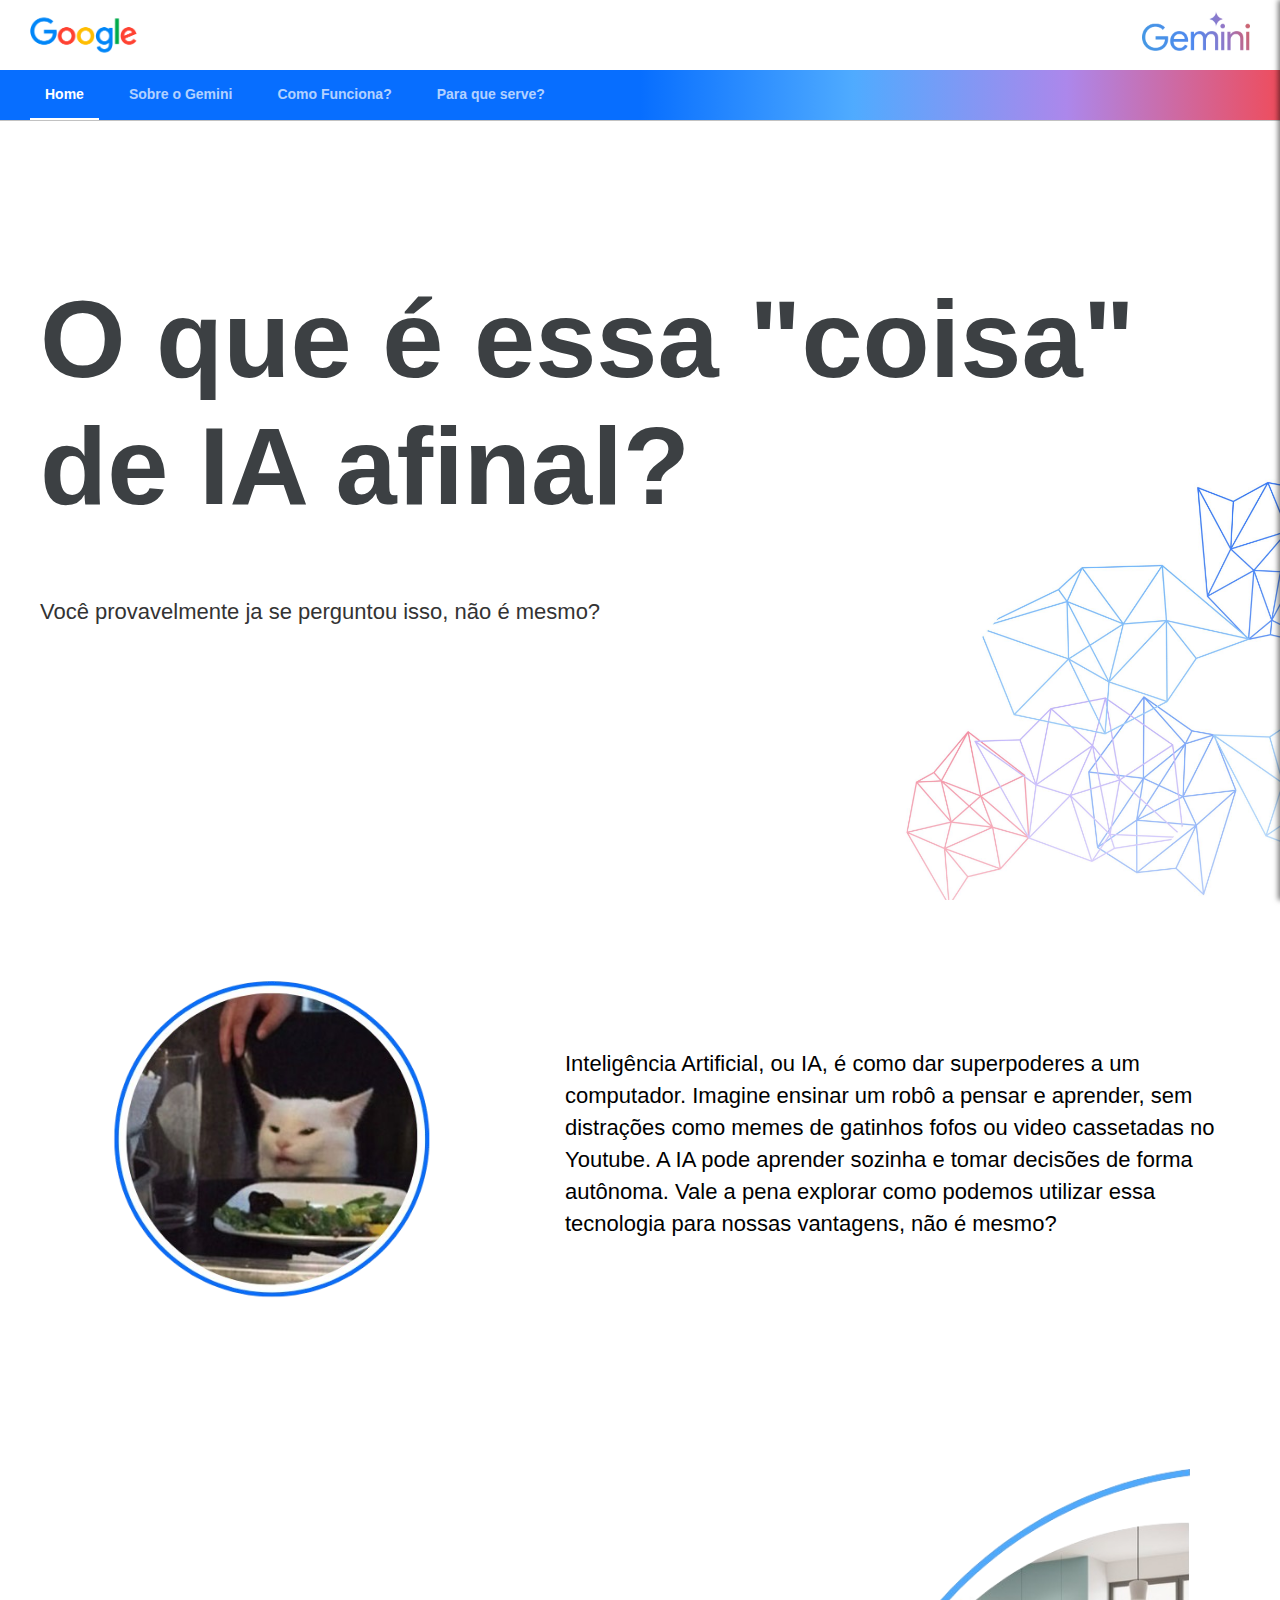
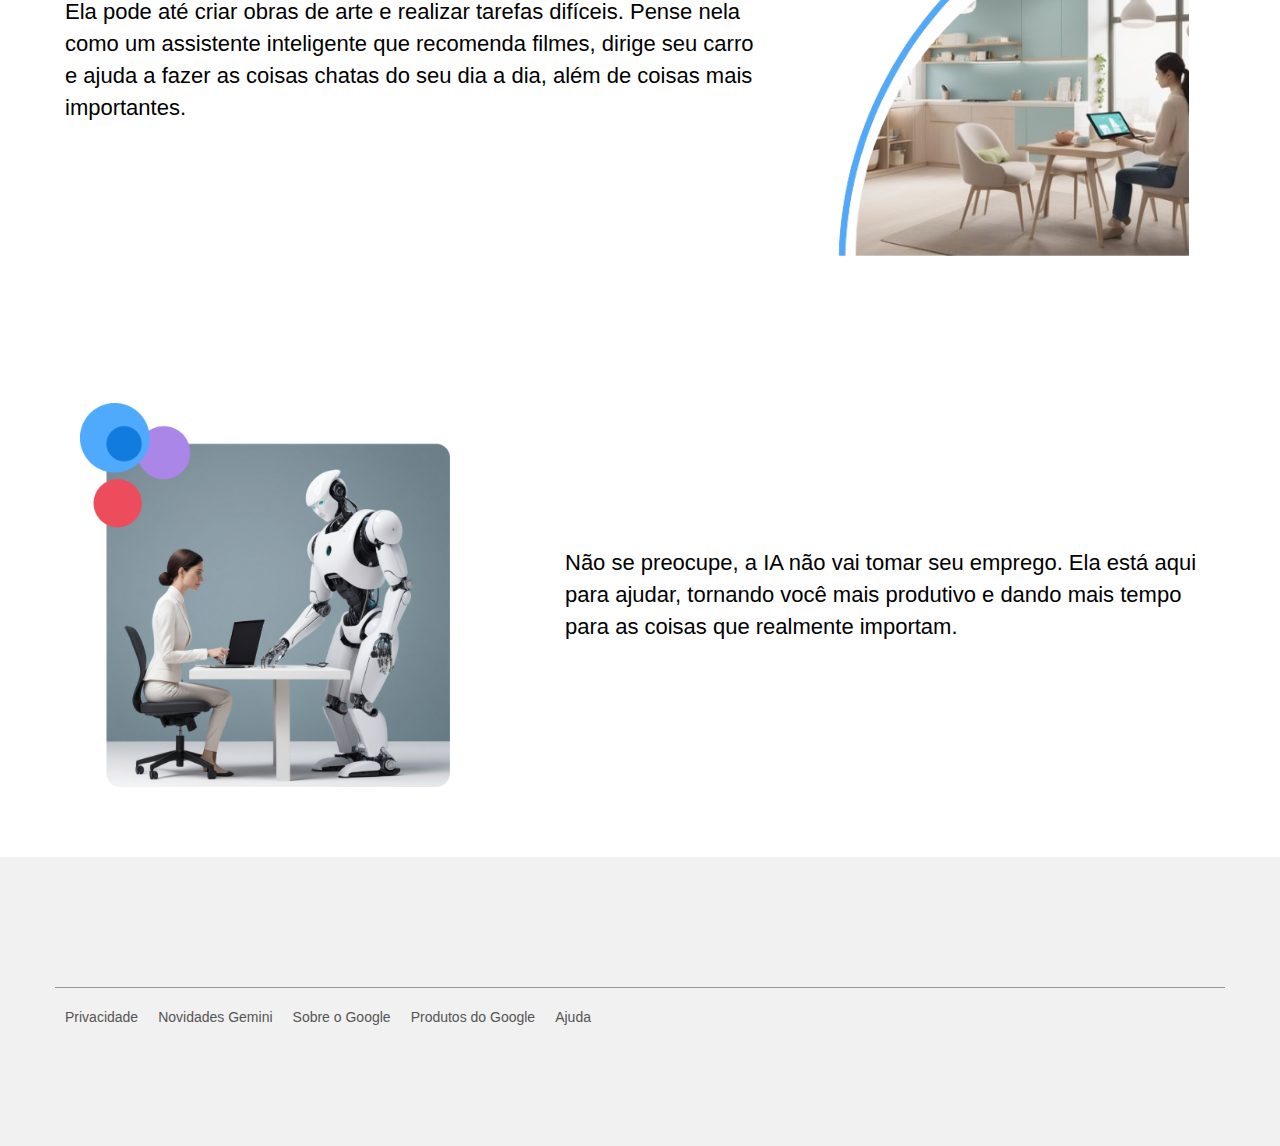
<file: index.html>
<!DOCTYPE html>
<html lang="pt">
    <head>
        <meta charset="UTF-8">
        <meta name="viewport" content="width=device-width, initial-scale=1.0">
        <title>Gemini IA News</title>
    
        <!-- Fontes => Google Sans -->
        <link rel="preconnect" href="https://fonts.googleapis.com">
        <link rel="preconnect" href="https://fonts.gstatic.com" crossorigin>
        <link href="https://fonts.googleapis.com/css2?family=Open+Sans:ital,wght@0,300..800;1,300..800&display=swap" rel="stylesheet">
            
        <!-- Favicon -->
        <link rel="shortcut icon" href="imagens/favicon.ico" type="image/x-icon">
    
        <!-- CSS -->
        <link rel="stylesheet" href="js_css/style.css">
        
        <!-- Meta tags -->
        <meta http-equiv="Content-Security-Policy" content="default-src 'self'; script-src 'self' https://ajax.googleapis.com; style-src 'self' https://fonts.googleapis.com">
    </head>

    <body>
        <header>
            <div class="container_principal">
                <section class="menu-and-logo-search">
                    <button class="menu-toggle" aria-label="Toggle menu">
                        <img src="imagens/icomobile.svg" width="40px" alt="Menu Icon">
                    </button>
                    <div class="logo">
                        <a href="index.html" target="_self"><img src="imagens/logo.png" alt="Logo"></a>
                    </div>
                    
                    <a href="https://gemini.google.com/" class="talkGemini" target="_blank"><img src="imagens/geminiLogo.png" alt="Logo Gemini"></a>
                </section>
            </div>
            <!-- Mobile menu -->
            <div class="mobile-menu-overlay"></div>
            <div class="mobile-menu">
                <nav>
                    <button class="close-menu" aria-label="Close menu">×</button>
                    <ul>
                        <li><a href="index.html" target="_self">Home</a></li>
                        <li><a href="sobre.html" target="_self">Sobre o Gemini</a></li>
                        <li><a href="comoFunciona.html" target="_self">Como Funciona?</a></li>
                        <li><a href="utilidades.html" target="_self">Para que serve?</a></li>
                    </ul>
                </nav>
            </div>
          
            <div class="container_sub">
                <nav>
                    <ul>
                        <li><a href="index.html" target="_self">Home</a></li>
                        <li><a href="sobre.html" target="_self">Sobre o Gemini</a></li>
                        <li><a href="comoFunciona.html" target="_self">Como Funciona?</a></li>
                        <li><a href="utilidades.html" target="_self">Para que serve?</a></li>
                    </ul>
                </nav>
            </div>
        </header>

        <main>
            <section class="folder">
                <div class="centralizar">
                    <h1>O que é essa "coisa" de IA afinal?</h1>
                    <h3>Você provavelmente ja se perguntou isso, não é mesmo?</h3>
                </div>
            </section>
            <section class="hero">
                <div class="centralizar">
                    <div class="paragrafo-container left">
                        <img src="imagens/homepar1.png" alt="memes de gatinho fofo">
                        <p>Inteligência Artificial, ou IA, é como dar superpoderes a um computador. Imagine ensinar um robô a pensar e aprender, sem distrações como memes de gatinhos fofos ou video cassetadas no Youtube. A IA pode aprender sozinha e tomar decisões de forma autônoma. Vale a pena explorar como podemos utilizar essa tecnologia para nossas vantagens, não é mesmo?</p>
                    </div>
                    <div class="paragrafo-container rigth">
                        <p>Ela pode até criar obras de arte e realizar tarefas difíceis. Pense nela como um assistente inteligente que recomenda filmes, dirige seu carro e ajuda a fazer as coisas chatas do seu dia a dia, além de coisas mais importantes.</p>
                        <img src="imagens/homepar2.png" alt="Imagem sobre assistente inteligente">
                    </div>
                    <div class="paragrafo-container left">
                        <img src="imagens/homepar3.png" alt="Imagem sobre produtividade com IA">
                        <p>Não se preocupe, a IA não vai tomar seu emprego. Ela está aqui para ajudar, tornando você mais produtivo e dando mais tempo para as coisas que realmente importam.</p>
                    </div>
                </div>
            </section>

           
            <div id="footer"></div>
        </main>

        <footer>
            <div class="container">
                <div class="row footer-links">
                    <div class="col-md-2">
                        <a href="https://support.google.com/gemini/answer/13594961?visit_id=638611323622167607-1083883258&p=privacy_help&rd=1">Privacidade</a>
                    </div>
                    <div class="col-md-2">
                        <a href="https://gemini.google.com/updates">Novidades Gemini</a>
                    </div>
                    <div class="col-md-2">
                        <a href="https://about.google/intl/pt-BR/?_gl=1*193mows*_ga*MTA1NTU3ODQyMi4xNzI1NDExOTk5*_ga_V9K47ZG8NP*MTcyNTUzNDI1Ny42LjEuMTcyNTUzNTUwNS40NS4wLjA.">Sobre o Google</a>
                    </div>
                    <div class="col-md-2">
                        <a href="https://about.google/intl/pt-BR/products/?_gl=1*xpz9ez*_ga*MTA1NTU3ODQyMi4xNzI1NDExOTk5*_ga_V9K47ZG8NP*MTcyNTUzNDI1Ny42LjEuMTcyNTUzNTUxOC4zMi4wLjA.">Produtos do Google</a>
                    </div>
                    <div class="col-md-2">
                        <a href="https://gemini.google.com/faq">Ajuda</a>
                    </div>
                </div>
            </div>
            <script src="js_css/script.js"></script>
        </footer>
        
    </body>
</html>
</file>
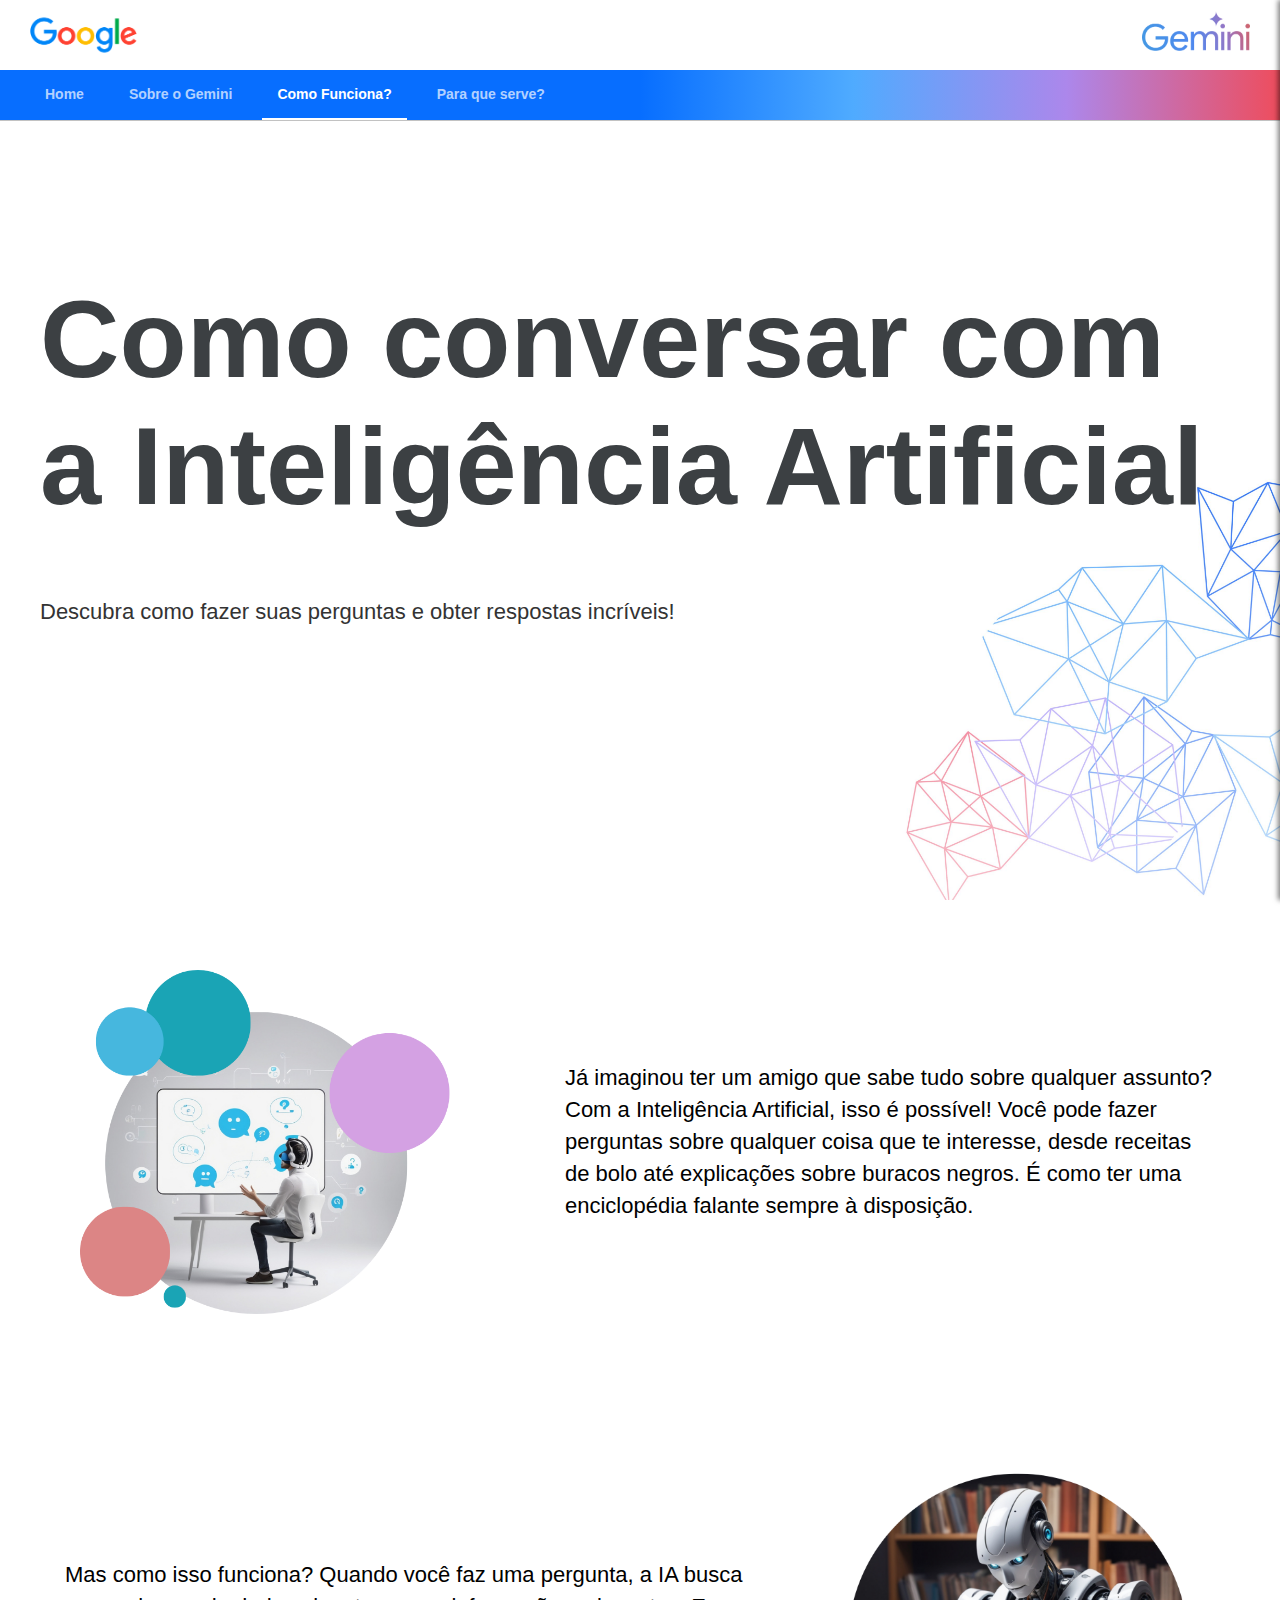
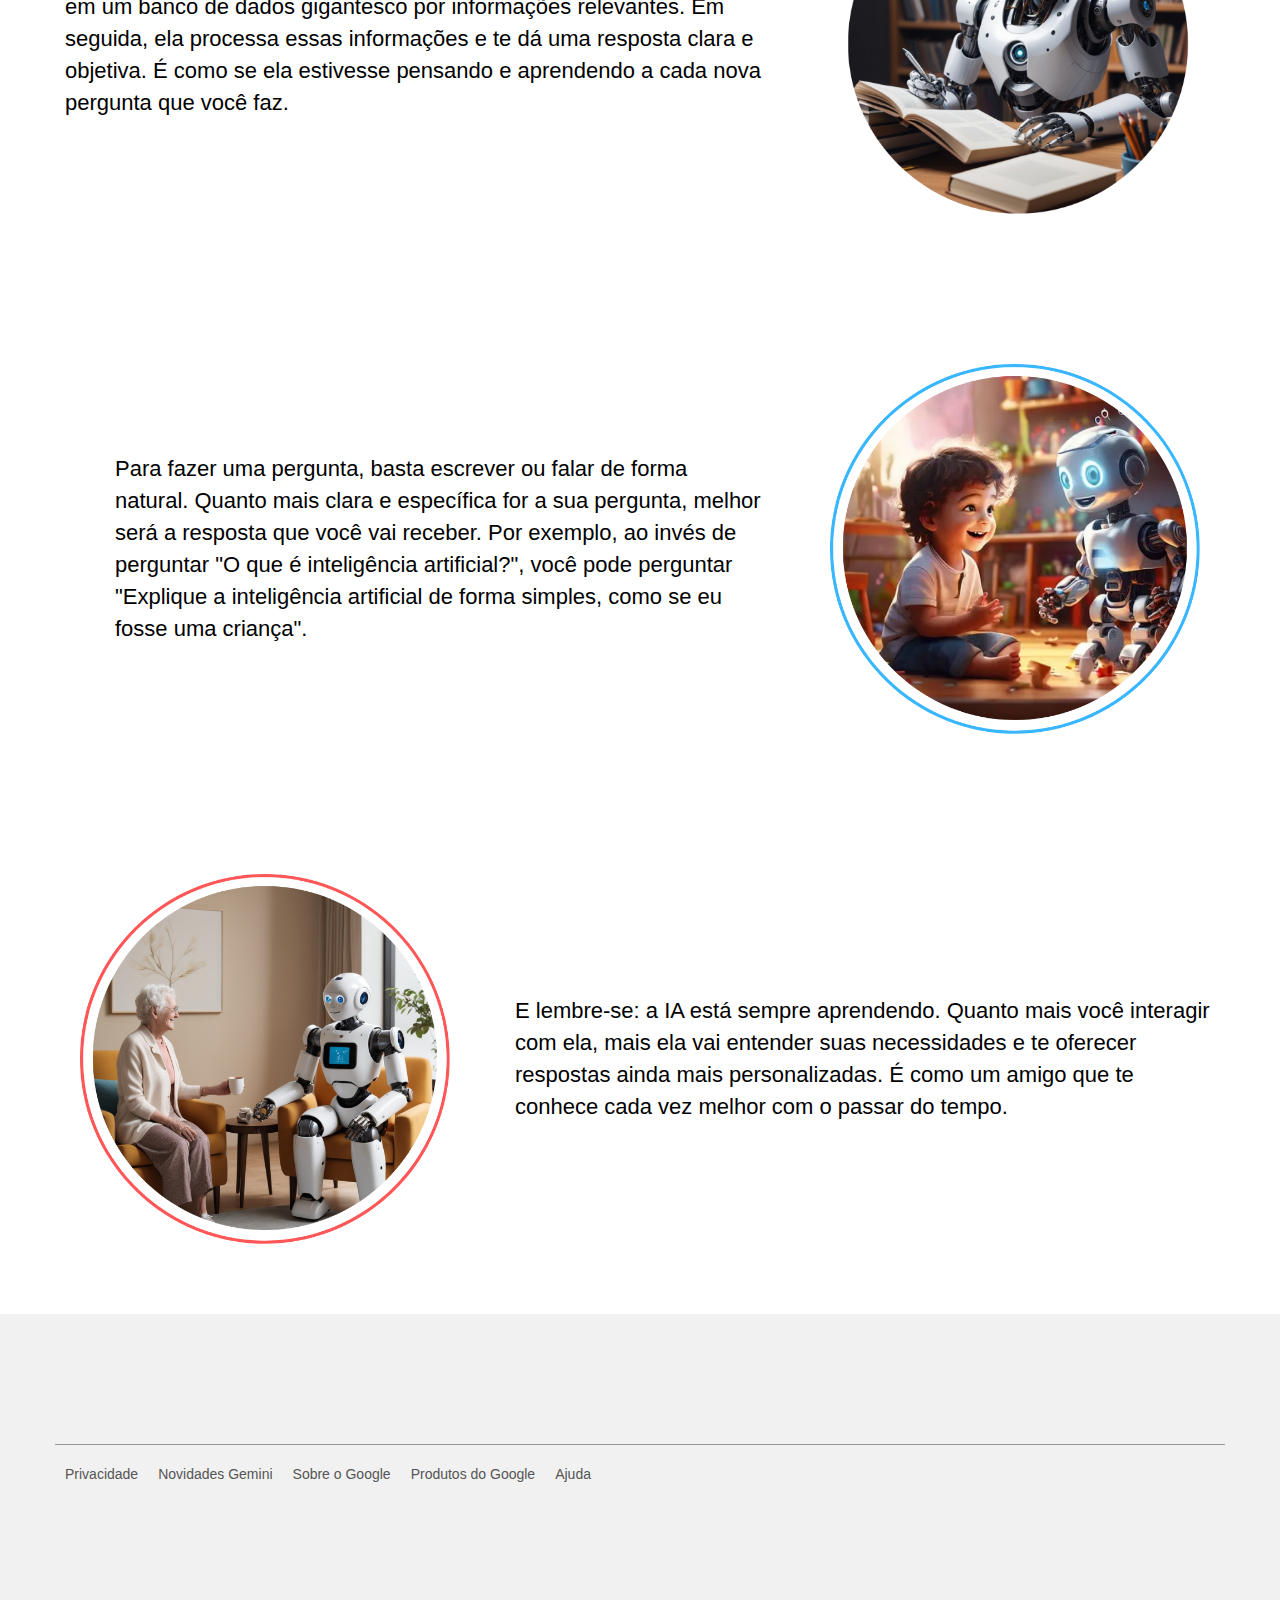
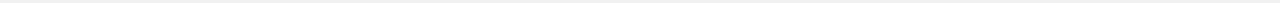
<file: comoFunciona.html>
<!DOCTYPE html>
<html lang="pt">
    <head>
        <meta charset="UTF-8">
        <meta name="viewport" content="width=device-width, initial-scale=1.0">
        <title>Gemini IA News</title>
    
        <!-- Fontes => Google Sans -->
        <link rel="preconnect" href="https://fonts.googleapis.com">
        <link rel="preconnect" href="https://fonts.gstatic.com" crossorigin>
        <link href="https://fonts.googleapis.com/css2?family=Open+Sans:ital,wght@0,300..800;1,300..800&display=swap" rel="stylesheet">
            
        <!-- Favicon -->
        <link rel="shortcut icon" href="imagens/favicon.ico" type="image/x-icon">
    
        <!-- CSS -->
        <link rel="stylesheet" href="js_css/style.css">
        
        <!-- Meta tags -->
        <meta http-equiv="Content-Security-Policy" content="default-src 'self'; script-src 'self' https://ajax.googleapis.com; style-src 'self' https://fonts.googleapis.com">
    </head>

    <body>
        <header>
            <div class="container_principal">
                <section class="menu-and-logo-search">
                    <button class="menu-toggle" aria-label="Toggle menu">
                        <img src="imagens/icomobile.svg" width="40px" alt="Menu Icon">
                    </button>
                    <div class="logo">
                        <a href="index.html" target="_self"><img src="imagens/logo.png" alt="Logo"></a>
                    </div>
                    
                    <a href="https://gemini.google.com/" class="talkGemini" target="_blank"><img src="imagens/geminiLogo.png" alt="Logo Gemini"></a>
                </section>
            </div>
            <!-- Mobile menu -->
            <div class="mobile-menu-overlay"></div>
            <div class="mobile-menu">
                <nav>
                    <button class="close-menu" aria-label="Close menu">×</button>
                    <ul>
                        <li><a href="index.html" target="_self">Home</a></li>
                        <li><a href="sobre.html" target="_self">Sobre o Gemini</a></li>
                        <li><a href="comoFunciona.html" target="_self">Como Funciona?</a></li>
                        <li><a href="utilidades.html" target="_self">Para que serve?</a></li>
                    </ul>
                </nav>
            </div>
          
            <div class="container_sub">
                <nav>
                    <ul>
                        <li><a href="index.html" target="_self">Home</a></li>
                        <li><a href="sobre.html" target="_self">Sobre o Gemini</a></li>
                        <li><a href="comoFunciona.html" target="_self">Como Funciona?</a></li>
                        <li><a href="utilidades.html" target="_self">Para que serve?</a></li>
                    </ul>
                </nav>
            </div>
        </header>
        
        <main>
            <section class="folder">
                <div class="centralizar">
                    <h1>Como conversar com a Inteligência Artificial</h1>
                    <h3>Descubra como fazer suas perguntas e obter respostas incríveis!</h3>
                </div>
            </section>
            <section class="hero">
                <div class="centralizar">
                    <div class="paragrafo-container left">
                        <img src="imagens/comopar1.png" alt="Pessoa fazendo uma pergunta a um chatbot">
                        <p>Já imaginou ter um amigo que sabe tudo sobre qualquer assunto? Com a Inteligência Artificial, isso é possível! Você pode fazer perguntas sobre qualquer coisa que te interesse, desde receitas de bolo até explicações sobre buracos negros. É como ter uma enciclopédia falante sempre à disposição.</p>
                    </div>
                    <div class="paragrafo-container rigth">
                        <p>Mas como isso funciona? Quando você faz uma pergunta, a IA busca em um banco de dados gigantesco por informações relevantes. Em seguida, ela processa essas informações e te dá uma resposta clara e objetiva. É como se ela estivesse pensando e aprendendo a cada nova pergunta que você faz.</p>
                        <img src="imagens/comopar2.png" alt="Máquina aprendendo e processando informações">
                    </div>
                    <div class="paragrafo-container left">
                        <p>Para fazer uma pergunta, basta escrever ou falar de forma natural. Quanto mais clara e específica for a sua pergunta, melhor será a resposta que você vai receber. Por exemplo, ao invés de perguntar "O que é inteligência artificial?", você pode perguntar "Explique a inteligência artificial de forma simples, como se eu fosse uma criança".</p>
                        <img src="imagens/comopar3.png" alt="Máquina aprendendo e processando informações">
                    </div>
                    <div class="paragrafo-container right">
                        <p>E lembre-se: a IA está sempre aprendendo. Quanto mais você interagir com ela, mais ela vai entender suas necessidades e te oferecer respostas ainda mais personalizadas. É como um amigo que te conhece cada vez melhor com o passar do tempo.</p>
                        <img src="imagens/comopar4.png" alt="Máquina aprendendo e processando informações">
                    </div>
                </div>
            </section>
        </main>

        <footer>
            <div class="container">
                <div class="row footer-links">
                    <div class="col-md-2">
                        <a href="https://support.google.com/gemini/answer/13594961?visit_id=638611323622167607-1083883258&p=privacy_help&rd=1">Privacidade</a>
                    </div>
                    <div class="col-md-2">
                        <a href="https://gemini.google.com/updates">Novidades Gemini</a>
                    </div>
                    <div class="col-md-2">
                        <a href="https://about.google/intl/pt-BR/?_gl=1*193mows*_ga*MTA1NTU3ODQyMi4xNzI1NDExOTk5*_ga_V9K47ZG8NP*MTcyNTUzNDI1Ny42LjEuMTcyNTUzNTUwNS40NS4wLjA.">Sobre o Google</a>
                    </div>
                    <div class="col-md-2">
                        <a href="https://about.google/intl/pt-BR/products/?_gl=1*xpz9ez*_ga*MTA1NTU3ODQyMi4xNzI1NDExOTk5*_ga_V9K47ZG8NP*MTcyNTUzNDI1Ny42LjEuMTcyNTUzNTUxOC4zMi4wLjA.">Produtos do Google</a>
                    </div>
                    <div class="col-md-2">
                        <a href="https://gemini.google.com/faq">Ajuda</a>
                    </div>
                </div>
            </div>
            <script src="js_css/script.js"></script>
        </footer>
        
    </body>
</html>
</file>
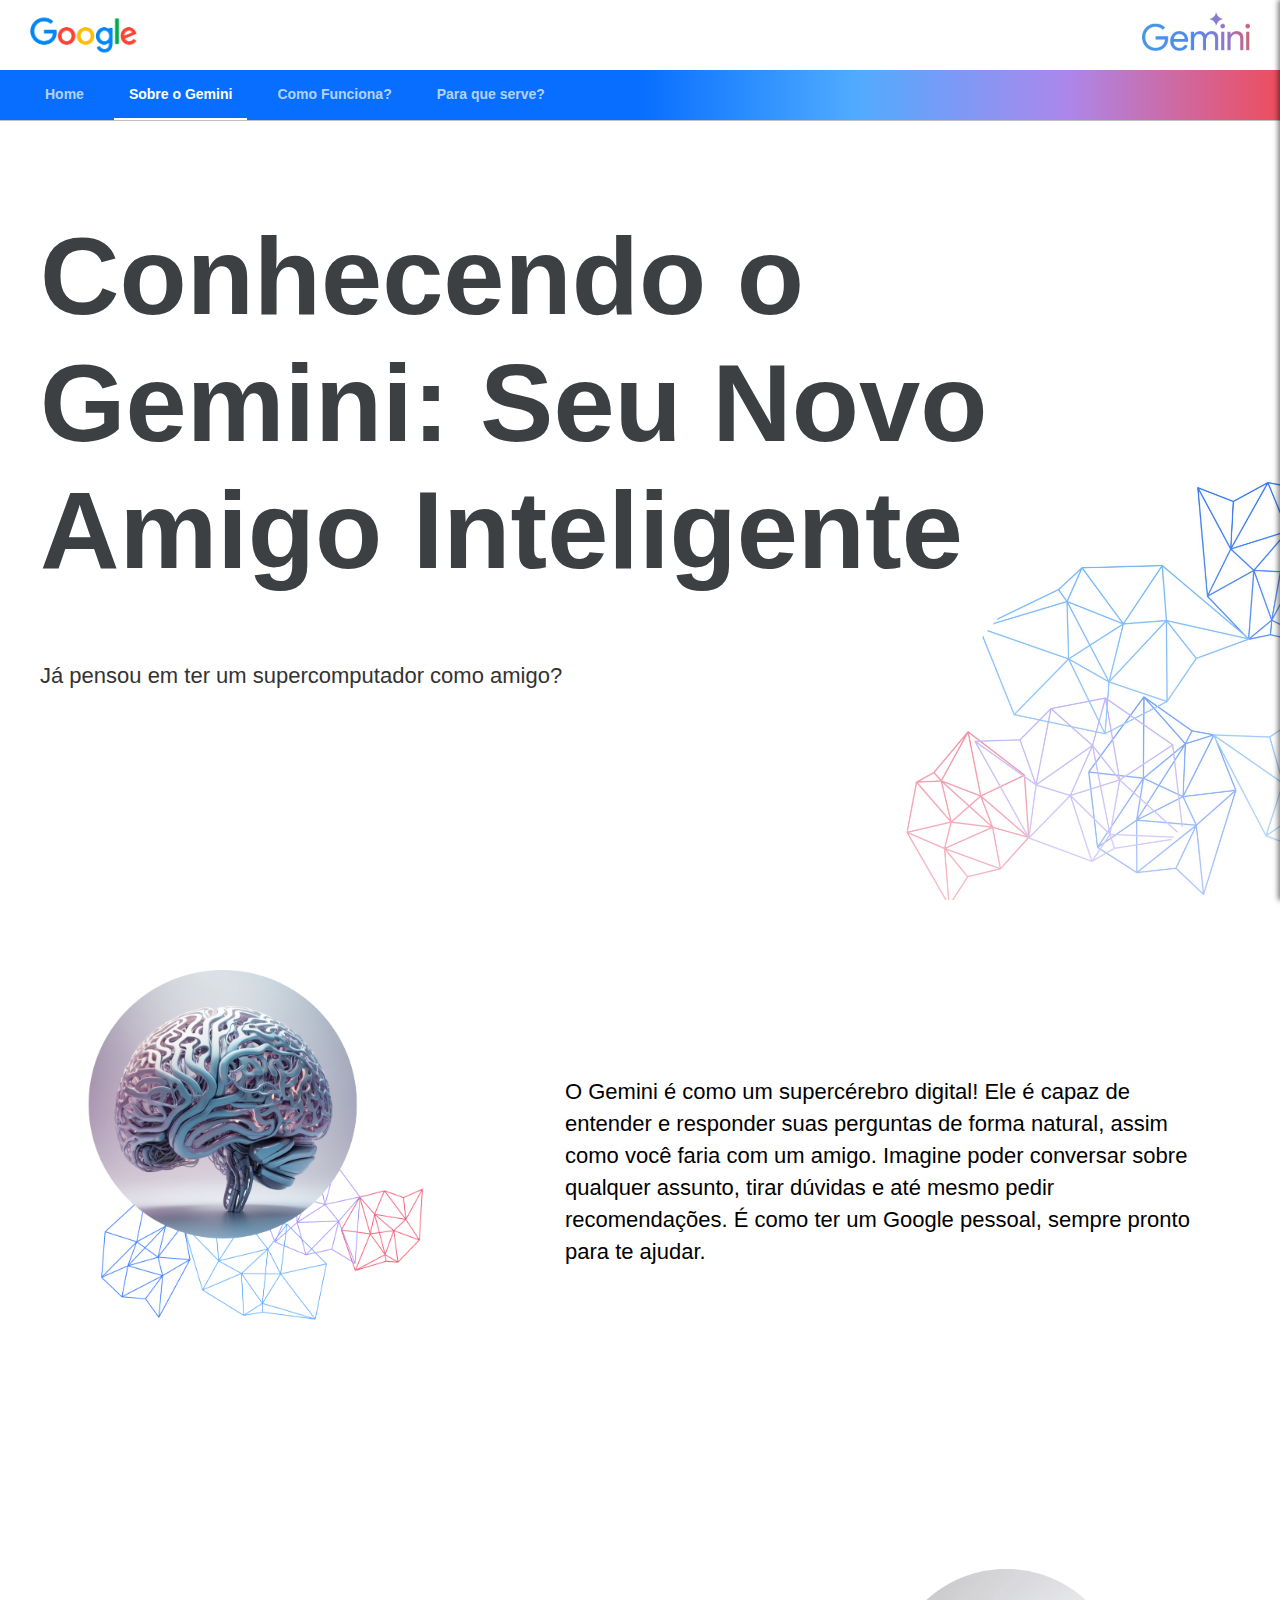
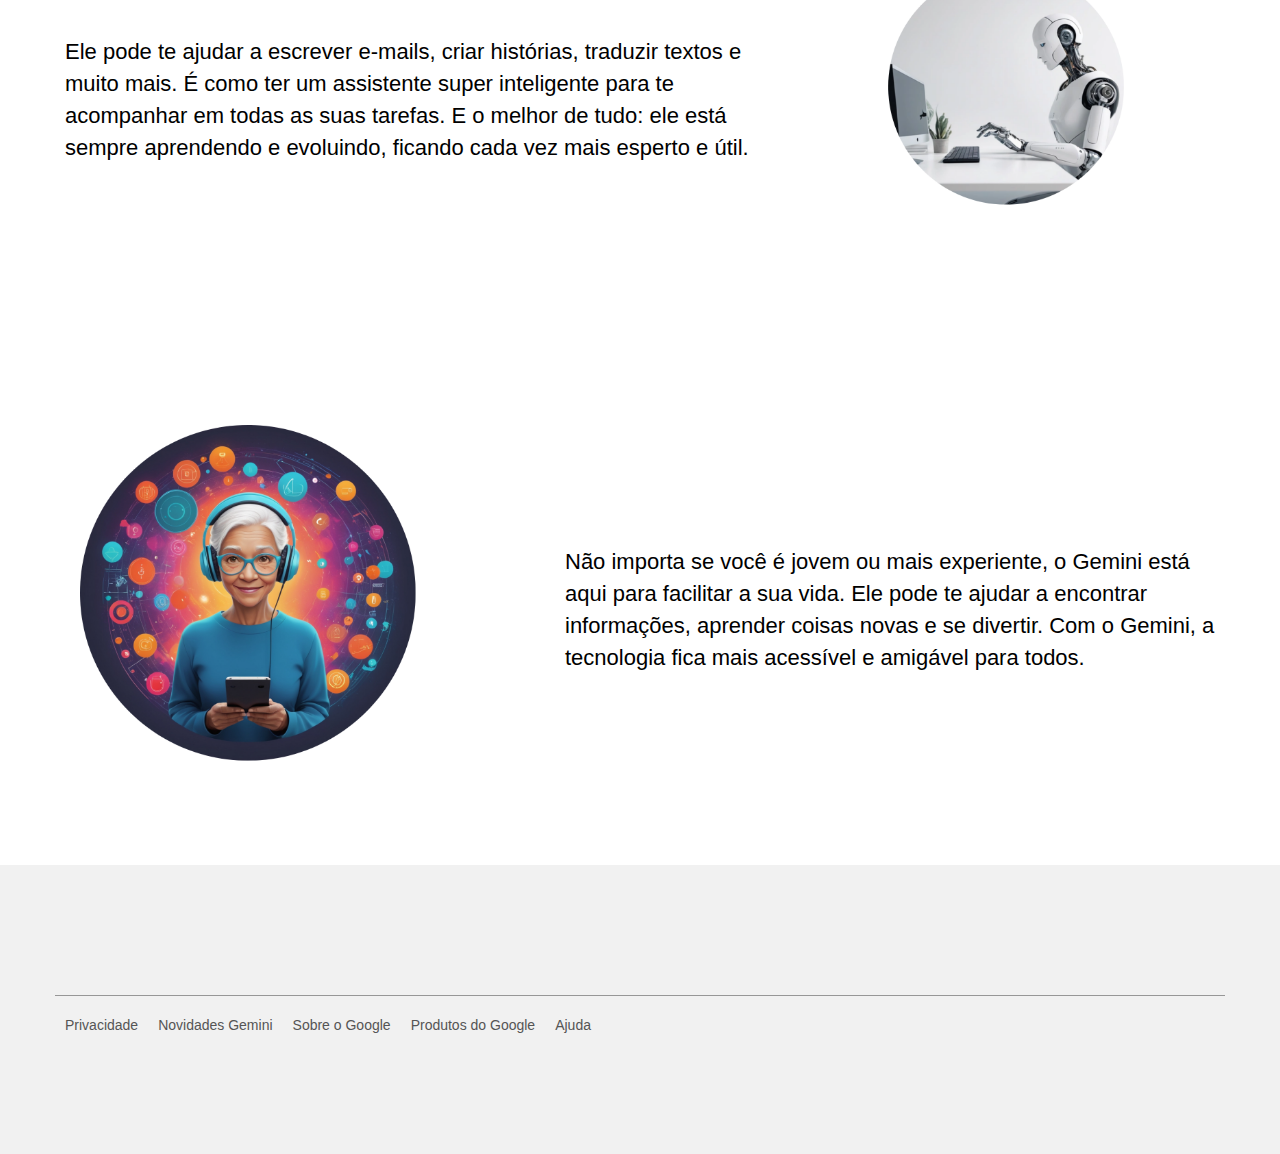
<file: sobre.html>
<!DOCTYPE html>
<html lang="pt">
    <head>
        <meta charset="UTF-8">
        <meta name="viewport" content="width=device-width, initial-scale=1.0">
        <title>Gemini IA News</title>
    
        <!-- Fontes => Google Sans -->
        <link rel="preconnect" href="https://fonts.googleapis.com">
        <link rel="preconnect" href="https://fonts.gstatic.com" crossorigin>
        <link href="https://fonts.googleapis.com/css2?family=Open+Sans:ital,wght@0,300..800;1,300..800&display=swap" rel="stylesheet">
            
        <!-- Favicon -->
        <link rel="shortcut icon" href="imagens/favicon.ico" type="image/x-icon">
    
        <!-- CSS -->
        <link rel="stylesheet" href="js_css/style.css">
        
        <!-- Meta tags -->
        <meta http-equiv="Content-Security-Policy" content="default-src 'self'; script-src 'self' https://ajax.googleapis.com; style-src 'self' https://fonts.googleapis.com">
    </head>

    <body>
        <header>
            <div class="container_principal">
                <section class="menu-and-logo-search">
                    <button class="menu-toggle" aria-label="Toggle menu">
                        <img src="imagens/icomobile.svg" width="40px" alt="Menu Icon">
                    </button>
                    <div class="logo">
                        <a href="index.html" target="_self"><img src="imagens/logo.png" alt="Logo"></a>
                    </div>
                    
                    <a href="https://gemini.google.com/" class="talkGemini" target="_blank"><img src="imagens/geminiLogo.png" alt="Logo Gemini"></a>
                </section>
            </div>
            <!-- Mobile menu -->
            <div class="mobile-menu-overlay"></div>
            <div class="mobile-menu">
                <nav>
                    <button class="close-menu" aria-label="Close menu">×</button>
                    <ul>
                        <li><a href="index.html" target="_self">Home</a></li>
                        <li><a href="sobre.html" target="_self">Sobre o Gemini</a></li>
                        <li><a href="comoFunciona.html" target="_self">Como Funciona?</a></li>
                        <li><a href="utilidades.html" target="_self">Para que serve?</a></li>
                    </ul>
                </nav>
            </div>
          
            <div class="container_sub">
                <nav>
                    <ul>
                        <li><a href="index.html" target="_self">Home</a></li>
                        <li><a href="sobre.html" target="_self">Sobre o Gemini</a></li>
                        <li><a href="comoFunciona.html" target="_self">Como Funciona?</a></li>
                        <li><a href="utilidades.html" target="_self">Para que serve?</a></li>
                    </ul>
                </nav>
            </div>
        </header>

        <main>
            <section class="folder">
                <div class="centralizar">
                    <h1>Conhecendo o Gemini: Seu Novo Amigo Inteligente</h1>
                    <h3>Já pensou em ter um supercomputador como amigo?</h3>
                </div>
            </section>
            <section class="hero">
                <div class="centralizar">
                    <div class="paragrafo-container left">
                        <img src="imagens/sobrepar1.png" alt="Gemini pensando">
                        <p>O Gemini é como um supercérebro digital! Ele é capaz de entender e responder suas perguntas de forma natural, assim como você faria com um amigo. Imagine poder conversar sobre qualquer assunto, tirar dúvidas e até mesmo pedir recomendações. É como ter um Google pessoal, sempre pronto para te ajudar.</p>
                    </div>
                    <div class="paragrafo-container rigth">
                        <p>Ele pode te ajudar a escrever e-mails, criar histórias, traduzir textos e muito mais. É como ter um assistente super inteligente para te acompanhar em todas as suas tarefas. E o melhor de tudo: ele está sempre aprendendo e evoluindo, ficando cada vez mais esperto e útil.</p>
                        <img src="imagens/sobrepar2.png" alt="Gemini escrevendo">
                    </div>
                    <div class="paragrafo-container left">
                        <img src="imagens/sobrepar3.png" alt="Gemini ajudando um idoso">
                        <p>Não importa se você é jovem ou mais experiente, o Gemini está aqui para facilitar a sua vida. Ele pode te ajudar a encontrar informações, aprender coisas novas e se divertir. Com o Gemini, a tecnologia fica mais acessível e amigável para todos.</p>
                    </div>
                </div>
            </section>
        </main>

        <footer>
            <div class="container">
                <div class="row footer-links">
                    <div class="col-md-2">
                        <a href="https://support.google.com/gemini/answer/13594961?visit_id=638611323622167607-1083883258&p=privacy_help&rd=1">Privacidade</a>
                    </div>
                    <div class="col-md-2">
                        <a href="https://gemini.google.com/updates">Novidades Gemini</a>
                    </div>
                    <div class="col-md-2">
                        <a href="https://about.google/intl/pt-BR/?_gl=1*193mows*_ga*MTA1NTU3ODQyMi4xNzI1NDExOTk5*_ga_V9K47ZG8NP*MTcyNTUzNDI1Ny42LjEuMTcyNTUzNTUwNS40NS4wLjA.">Sobre o Google</a>
                    </div>
                    <div class="col-md-2">
                        <a href="https://about.google/intl/pt-BR/products/?_gl=1*xpz9ez*_ga*MTA1NTU3ODQyMi4xNzI1NDExOTk5*_ga_V9K47ZG8NP*MTcyNTUzNDI1Ny42LjEuMTcyNTUzNTUxOC4zMi4wLjA.">Produtos do Google</a>
                    </div>
                    <div class="col-md-2">
                        <a href="https://gemini.google.com/faq">Ajuda</a>
                    </div>
                </div>
            </div>
            <script src="js_css/script.js"></script>
        </footer>
        
    </body>
</html>
</file>
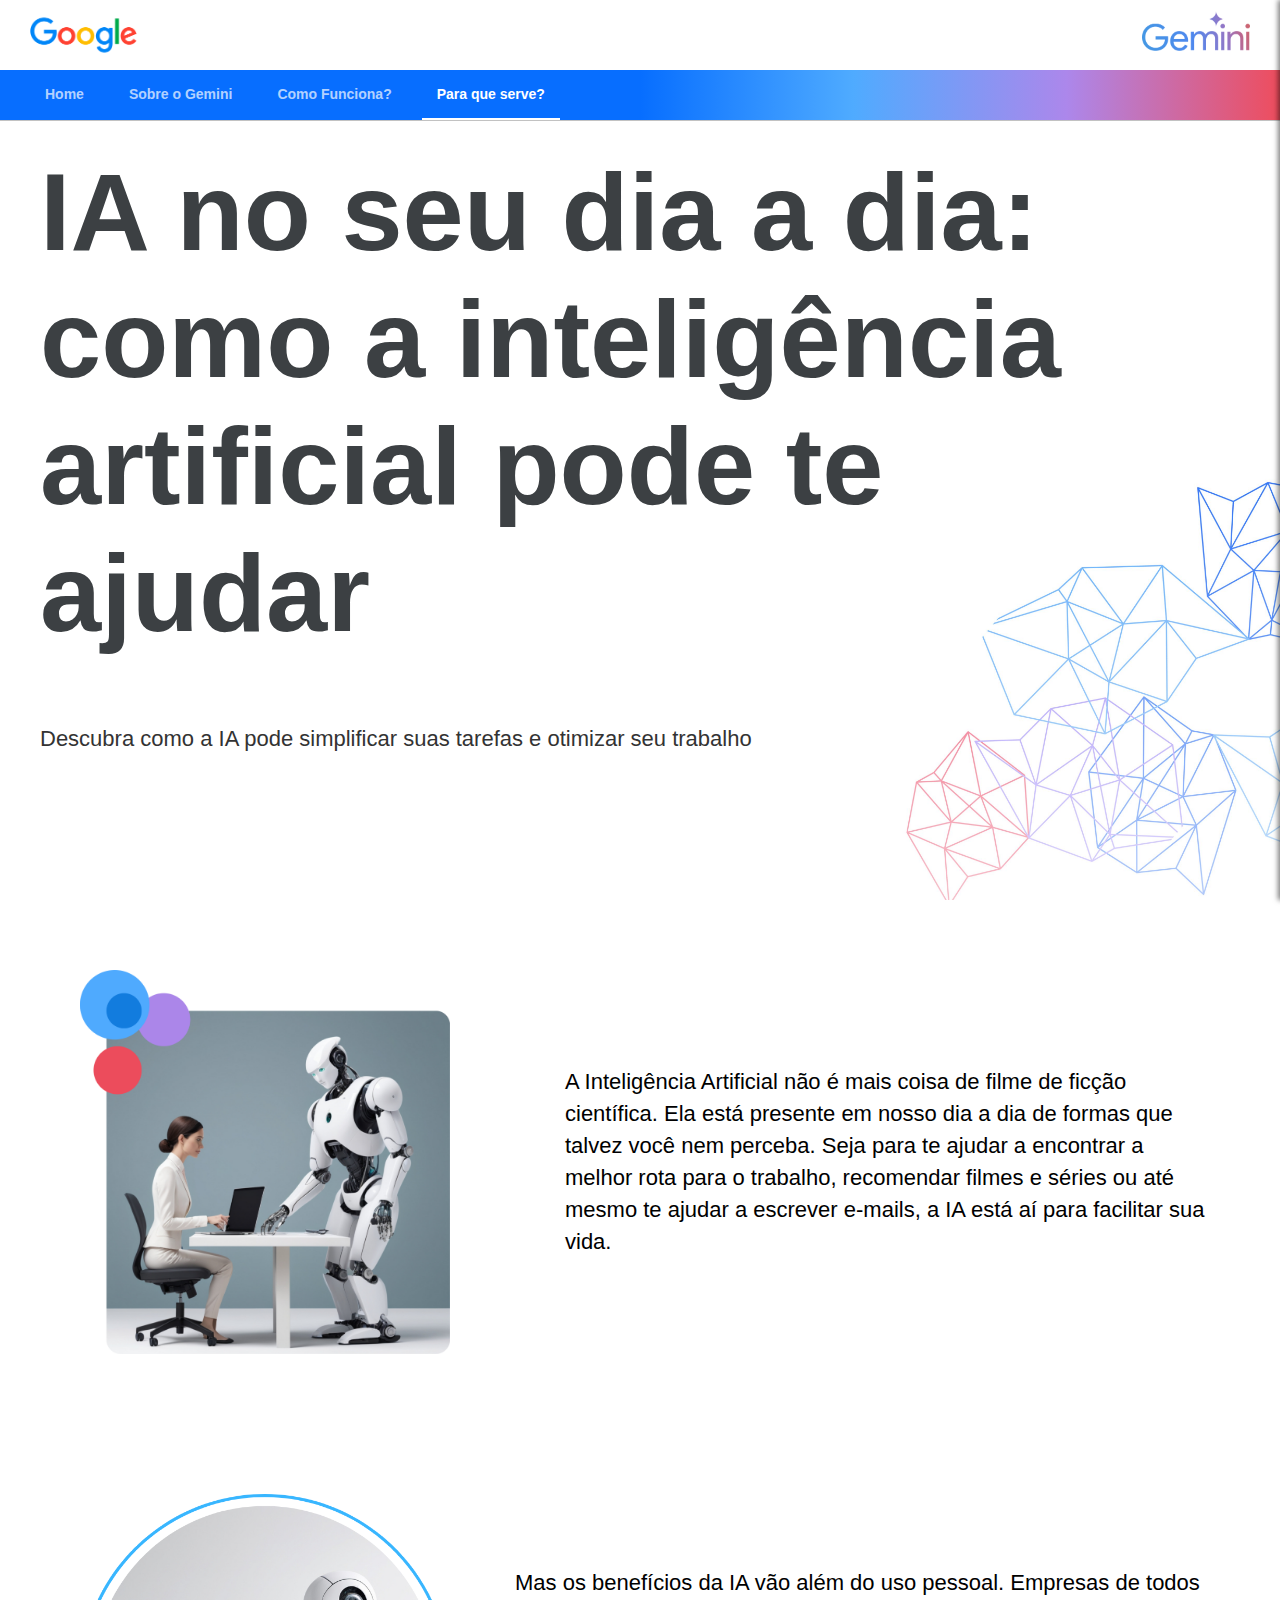
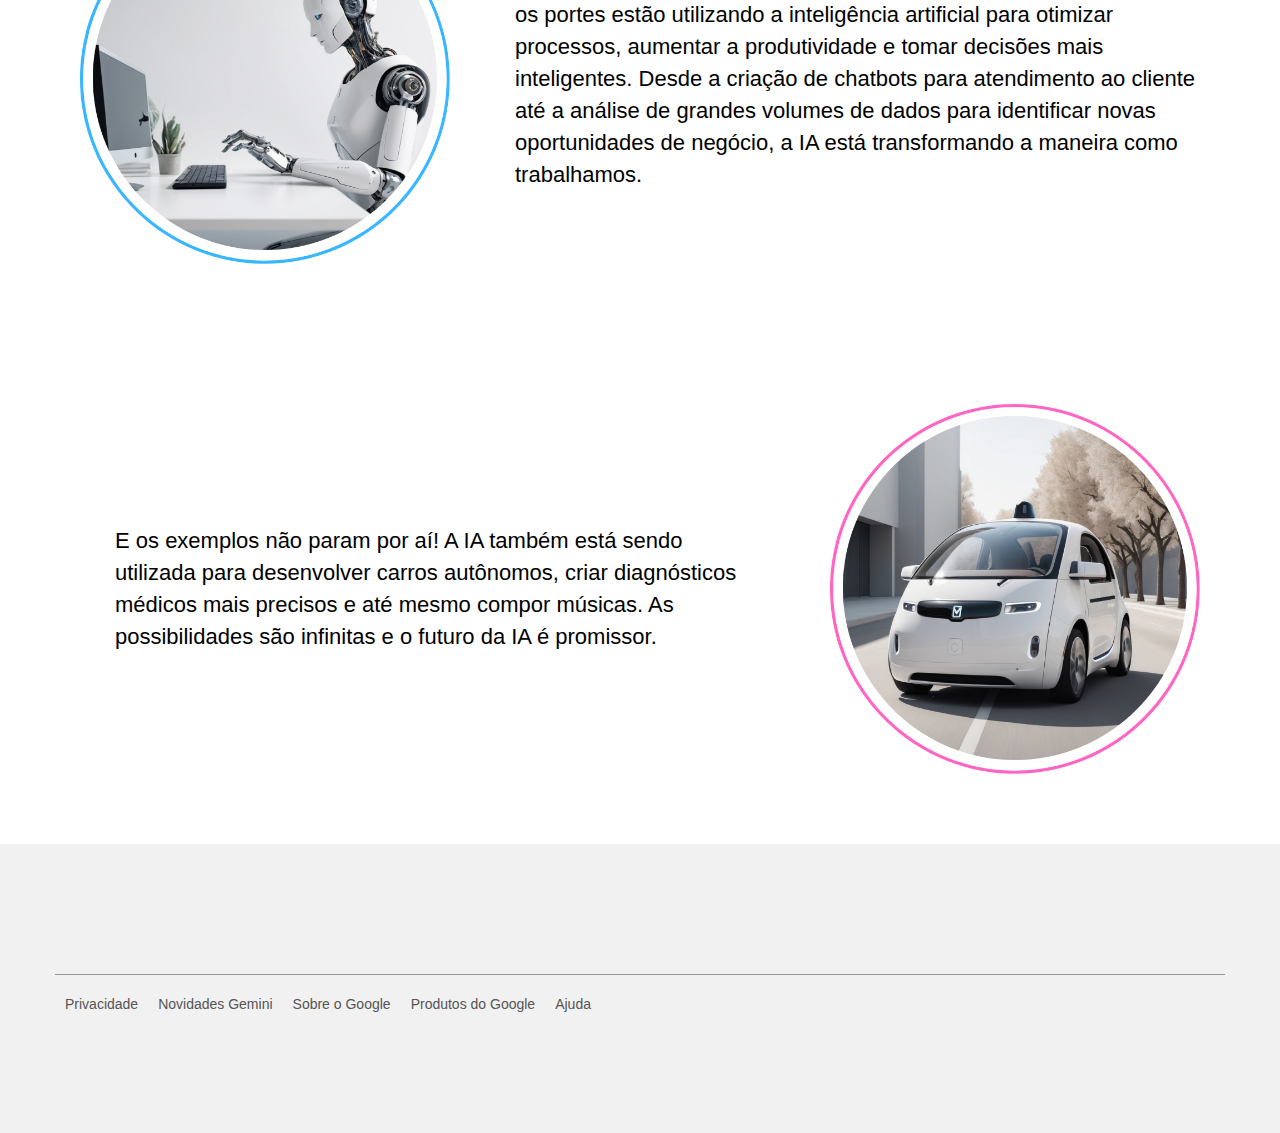
<file: utilidades.html>
<!DOCTYPE html>
<html lang="pt">
    <head>
        <meta charset="UTF-8">
        <meta name="viewport" content="width=device-width, initial-scale=1.0">
        <title>Gemini IA News</title>
    
        <!-- Fontes => Google Sans -->
        <link rel="preconnect" href="https://fonts.googleapis.com">
        <link rel="preconnect" href="https://fonts.gstatic.com" crossorigin>
        <link href="https://fonts.googleapis.com/css2?family=Open+Sans:ital,wght@0,300..800;1,300..800&display=swap" rel="stylesheet">
            
        <!-- Favicon -->
        <link rel="shortcut icon" href="imagens/favicon.ico" type="image/x-icon">
    
        <!-- CSS -->
        <link rel="stylesheet" href="js_css/style.css">
        
        <!-- Meta tags -->
        <meta http-equiv="Content-Security-Policy" content="default-src 'self'; script-src 'self' https://ajax.googleapis.com; style-src 'self' https://fonts.googleapis.com">
    </head>

    <body>
        <header>
            <div class="container_principal">
                <section class="menu-and-logo-search">
                    <button class="menu-toggle" aria-label="Toggle menu">
                        <img src="imagens/icomobile.svg" width="40px" alt="Menu Icon">
                    </button>
                    <div class="logo">
                        <a href="index.html" target="_self"><img src="imagens/logo.png" alt="Logo"></a>
                    </div>
                    
                    <a href="https://gemini.google.com/" class="talkGemini" target="_blank"><img src="imagens/geminiLogo.png" alt="Logo Gemini"></a>
                </section>
            </div>
            <!-- Mobile menu -->
            <div class="mobile-menu-overlay"></div>
            <div class="mobile-menu">
                <nav>
                    <button class="close-menu" aria-label="Close menu">×</button>
                    <ul>
                        <li><a href="index.html" target="_self">Home</a></li>
                        <li><a href="sobre.html" target="_self">Sobre o Gemini</a></li>
                        <li><a href="comoFunciona.html" target="_self">Como Funciona?</a></li>
                        <li><a href="utilidades.html" target="_self">Para que serve?</a></li>
                    </ul>
                </nav>
            </div>
          
            <div class="container_sub">
                <nav>
                    <ul>
                        <li><a href="index.html" target="_self">Home</a></li>
                        <li><a href="sobre.html" target="_self">Sobre o Gemini</a></li>
                        <li><a href="comoFunciona.html" target="_self">Como Funciona?</a></li>
                        <li><a href="utilidades.html" target="_self">Para que serve?</a></li>
                    </ul>
                </nav>
            </div>
        </header>

        <main>
            <section class="folder">
                <div class="centralizar">
                    <h1>IA no seu dia a dia: como a inteligência artificial pode te ajudar</h1>
                    <h3>Descubra como a IA pode simplificar suas tarefas e otimizar seu trabalho</h3>
                </div>
            </section>
            <section class="hero">
                <div class="centralizar">
                    <div class="paragrafo-container left">
                        <img src="imagens/homepar3.png" alt="Assistente virtual ajudando com tarefas">
                        <p>A Inteligência Artificial não é mais coisa de filme de ficção científica. Ela está presente em nosso dia a dia de formas que talvez você nem perceba. Seja para te ajudar a encontrar a melhor rota para o trabalho, recomendar filmes e séries ou até mesmo te ajudar a escrever e-mails, a IA está aí para facilitar sua vida.</p>
                    </div>
                    <div class="paragrafo-container right">
                        <p>Mas os benefícios da IA vão além do uso pessoal. Empresas de todos os portes estão utilizando a inteligência artificial para otimizar processos, aumentar a produtividade e tomar decisões mais inteligentes. Desde a criação de chatbots para atendimento ao cliente até a análise de grandes volumes de dados para identificar novas oportunidades de negócio, a IA está transformando a maneira como trabalhamos.</p>
                        <img src="imagens/utilpar2.png" alt="Inteligência artificial analisando dados">
                    </div>
                    <div class="paragrafo-container left">
                        <p>E os exemplos não param por aí! A IA também está sendo utilizada para desenvolver carros autônomos, criar diagnósticos médicos mais precisos e até mesmo compor músicas. As possibilidades são infinitas e o futuro da IA é promissor.</p>
                        <img src="imagens/utilpar3.png" alt="Carro autônomo sendo guiado por IA">
                    </div>
                </div>
            </section>
        </main>

        <footer>
            <div class="container">
                <div class="row footer-links">
                    <div class="col-md-2">
                        <a href="https://support.google.com/gemini/answer/13594961?visit_id=638611323622167607-1083883258&p=privacy_help&rd=1">Privacidade</a>
                    </div>
                    <div class="col-md-2">
                        <a href="https://gemini.google.com/updates">Novidades Gemini</a>
                    </div>
                    <div class="col-md-2">
                        <a href="https://about.google/intl/pt-BR/?_gl=1*193mows*_ga*MTA1NTU3ODQyMi4xNzI1NDExOTk5*_ga_V9K47ZG8NP*MTcyNTUzNDI1Ny42LjEuMTcyNTUzNTUwNS40NS4wLjA.">Sobre o Google</a>
                    </div>
                    <div class="col-md-2">
                        <a href="https://about.google/intl/pt-BR/products/?_gl=1*xpz9ez*_ga*MTA1NTU3ODQyMi4xNzI1NDExOTk5*_ga_V9K47ZG8NP*MTcyNTUzNDI1Ny42LjEuMTcyNTUzNTUxOC4zMi4wLjA.">Produtos do Google</a>
                    </div>
                    <div class="col-md-2">
                        <a href="https://gemini.google.com/faq">Ajuda</a>
                    </div>
                </div>
            </div>
            <script src="js_css/script.js"></script>
        </footer>
        
    </body>
</html>
</file>
<file: js_css/style.css>
* {
  margin: 0; /* Remove a margem padrão de todos os elementos */
  padding: 0; /* Remove o preenchimento padrão de todos os elementos */
  box-sizing: border-box; /* Inclui padding e border no cálculo da largura e altura */
}

/* Estilo Geral do Body */
body {
  font-family: 'Noto Sans', sans-serif; /* Define a fonte padrão para o corpo da página */
  width: 100%; /* Largura total da página */
  height: 100%; /* Altura total da página */
  overflow-x: hidden; /* Evita rolagem horizontal indesejada */
  background-color: #fff; /* Cor de fundo leve para melhor visualização */
}

/* Centralização do Conteúdo */
.centralizar {
  max-width: 1200px; /* Define a largura máxima do conteúdo centralizado */
  width: 100%; /* Largura total do conteúdo centralizado */
  margin: 0 auto; /* Centraliza horizontalmente */
}

/* Estilo do Cabeçalho */
header {
  max-width: 100%; /* Largura máxima do cabeçalho */
  width: 100%; /* Largura total do cabeçalho */
  height: auto; /* Altura automática do cabeçalho */
  background-color: #ffffff; /* Cor de fundo do cabeçalho */
  color: #fff; /* Cor do texto do cabeçalho */
  display: flex; /* Define o layout flexível para o cabeçalho */
  flex-direction: column; /* Alinha os itens do cabeçalho em coluna */
  justify-content: center; /* Alinha horizontalmente ao centro */
  align-items: center; /* Alinha verticalmente ao centro */
  gap: 15px; /* Espaçamento entre os itens do cabeçalho */
  border-bottom: 1px solid #8a8a8a86; /* Linha de borda sutil na parte inferior */
  position: fixed; /* Fixa o cabeçalho no topo da página */
}

.container_principal {
  max-width: 100%; /* Largura máxima do contêiner principal */
  width: 100%; /* Largura total do contêiner principal */
  display: flex; /* Define o layout flexível para o contêiner principal */
  justify-content: space-between; /* Distribui os itens com espaço entre eles */
  align-items: center; /* Alinha verticalmente ao centro */
  margin: 0 auto; /* Centraliza horizontalmente */
  height: 55px; /* Altura do contêiner principal */
  padding: 10px 30px 0 30px; /* Adiciona algum preenchimento lateral */
}

.menu-and-logo-search{
  width: 100%;
  display: flex; /* Define o layout flexível para o menu, logo e busca */
  justify-content: space-between;
  gap: 15px; /* Espaçamento entre o menu, logo e busca */
  align-items: center; /* Alinha verticalmente ao centro */
}

.container_principal svg{
  width: 30px; /* Largura dos ícones SVG */
  fill: #979797; /* Cor de preenchimento dos ícones SVG */
}

.logo img {
  height: 60px; /* Altura da imagem do logo */
  margin-top: 8px; /* Margem superior da imagem do logo */
}

.talkGemini img{
 height: 40px; /* Altura da imagem do talkGemini */
}

/* Overlay de fundo escurecido */
.mobile-menu-overlay {
  display: none;
  position: fixed;
  top: 0;
  left: 0;
  width: 100%;
  height: 100%;
  background-color: rgba(0, 0, 0, 0.5);
  z-index: 999; /* Menor que o menu, para que fique atrás */
}

/* Overlay de fundo escurecido */
.mobile-menu-overlay {
  display: none;
  position: fixed;
  top: 0;
  left: 0;
  width: 100%;
  height: 100%;
  background-color: rgba(0, 0, 0, 0.5);
  z-index: 999; /* Menor que o menu, para que fique atrás */
}

/* Estilos para o menu móvel */
.mobile-menu {
  position: fixed;
  top: 0;
  right: 0;
  width: 70%;
  height: 100%;
  background-color: #ffffff; /* Fundo branco para o menu */
  color: #333; /* Texto cinza */
  box-shadow: -2px 0 5px rgba(0, 0, 0, 0.5);
  transform: translateX(100%);
  transition: transform 0.3s ease-in-out;
  display: flex;
  flex-direction: column;
  z-index: 1000; /* Maior que o overlay, para que fique em cima */
}

.mobile-menu.active {
  transform: translateX(0);
}

/* Estilos para o menu de navegação */
.mobile-menu nav {
  flex: 1;
}

.mobile-menu nav ul {
  list-style: none;
  padding: 0;
  margin: 0;
  display: flex;
  flex-direction: column;
  padding-top: 50px;
}

.mobile-menu nav ul li {
  border: none;
  height: auto;
}

.mobile-menu nav ul li.active a{
  color: #007bff;
}

.mobile-menu nav ul li.active{
  border: none;
}

.mobile-menu nav ul li a {
  display: block;
  padding: 15px 20px;
  text-decoration: none;
  color: #333; /* Texto cinza */
  background-color: #ffffff; /* Fundo branco para itens do menu */
  font-size: 18px; /* Ajuste o tamanho da fonte conforme necessário */
  border: none;
}

/* Estilos para o botão de fechar o menu */
.close-menu {
  background: none;
  border: none;
  font-size: 2rem;
  color: #333; /* Cor do ícone de fechar */
  cursor: pointer;
  padding: 10px;
  align-self: flex-end;
}

/* Botão do menu */
.menu-toggle {
  display: none;
  background: none;
  border: none;
  cursor: pointer;
}

/* Estilo da Navegação */
.container_sub{
  height: 50px; /* Altura da barra de navegação */
  width: 100%; /* Largura total da barra de navegação */
  display: flex; /* Define o layout flexível para a barra de navegação */
  justify-content: space-between; /* Distribui os itens com espaço entre eles */
  align-items: center; /* Alinha verticalmente ao centro */
  background: linear-gradient(90deg, #076eff 50%, #4fabff, #ac87eb, #ee4d5d); /* Gradiente de fundo da barra de navegação */
  padding: 0px 30px 0 30px; /* Adiciona algum preenchimento lateral */
}

nav{
  height: 100%; /* Altura total do elemento de navegação */
}

/* Estilo dos Itens de Navegação */
nav > ul {
  height: 100%; /* Altura total da lista de navegação */
  list-style-type: none; /* Remove os marcadores da lista */
  display: flex; /* Exibe os itens de navegação em linha */
  gap: 15px; /* Espaçamento entre os itens de navegação */
}

nav > ul > li {
  height: 100%; /* Altura total dos itens da lista */
  position: relative; /* Necessário para posicionar o submenu */
  border-bottom: 2px solid #53a6ff00; /* Linha de borda sutil na parte inferior dos itens */
}

nav > ul > li > a {
  height: 100%; /* Altura total do link de navegação */
  text-decoration: none; /* Remove o sublinhado dos links */
  color: #ffffffb3; /* Cor do texto dos links */
  font-size: 14px; /* Tamanho da fonte dos links */
  font-weight: 600; /* Peso da fonte dos links */
  padding: 10px 15px; /* Padding interno dos links */
  display: flex; /* Faz o link ocupar o bloco inteiro */
  align-items: center; /* Alinha verticalmente ao centro */
  justify-content: center; /* Alinha horizontalmente ao centro */
  transition: color 0.3s ease; /* Transição suave para a cor do texto */
}

nav > ul > li:hover, nav > ul > li.active {
  border-bottom: 2px solid #fff; /* Linha de borda branca ao passar o mouse ou ao focar no item */
}

nav > ul > li:hover > a, nav > ul > li.active > a {
  color: #fff; /* Cor do texto ao passar o mouse ou ao focar no item */
}

/* HOME */
.folder{
  width: 100%; /* Largura total da seção */
  height: 100vh; /* Altura total da viewport */
  background-image: url(../imagens/bannerhome.jpg); /* Imagem de fundo */
  background-position: center; /* Posiciona a imagem de fundo no centro */
  background-repeat: no-repeat; /* Evita a repetição da imagem de fundo */
  background-size: cover; /* Faz a imagem de fundo cobrir todo o elemento */
}

.folder .centralizar{
  height: 100%; /* Altura total do contêiner centralizado dentro da .folder */
  display: flex; /* Define o layout flexível para o contêiner */
  flex-direction: column; /* Alinha os itens em coluna */
  justify-content: center; /* Alinha horizontalmente ao centro */
  align-items: flex-start; /* Alinha verticalmente ao topo */
  gap: 20px; /* Espaçamento entre os itens */
  padding: 100px 0 0 0; /* Adiciona algum preenchimento superior */
}

.folder h1{
  font-size: 110px; /* Tamanho da fonte do título */
  font-weight: 600; /* Peso da fonte do título */
  color: #3c4043; /* Cor do texto do título */
}

.folder h3{
  font-size: 22px; /* Tamanho da fonte do subtítulo */
  font-weight: 400; /* Peso da fonte do subtítulo */
  color: #333; /* Cor do texto do subtítulo */
  margin: 50px 0 100px 0; /* Margens superior e inferior do subtítulo */
  text-align: left; /* Alinha o texto à esquerda */
}

.paragrafo-container {
  display: flex; /* Define o layout flexível para o contêiner de parágrafos */
  align-items: center; /* Alinha verticalmente ao centro */
  justify-content: center; /* Alinha horizontalmente ao centro */
  gap: 50px;
  padding: 70px 0 70px 0; /* Adiciona algum preenchimento superior e inferior */
}

.paragrafo-container img {
  width: 370px; /* Largura das imagens dentro do contêiner */
  height: auto; /* Altura automática das imagens */
  margin: 0 15px; /* Margens laterais das imagens */
}

.left {
  flex-direction: row; /* Alinha os itens em linha (horizontal) */
}

.right {
  flex-direction: row-reverse; /* Alinha os itens em linha (horizontal) na ordem reversa */
}

.left p{
  padding-left: 50px; /* Adiciona preenchimento à esquerda dos parágrafos na classe .left */
}

.paragrafo-container p {
  max-width: 700px; /* Largura máxima dos parágrafos */
  line-height: 2rem; /* Altura da linha dos parágrafos */
  font-size: 22px; /* Tamanho da fonte dos parágrafos */
}

/* Estilos gerais do footer */
footer {
  background-color: #f1f1f1; /* Cor de fundo suave do footer */
  padding: 100px 0; /* Adiciona algum preenchimento superior e inferior */
  font-family: Arial, sans-serif; /* Define a fonte do texto do footer */
  color: #333; /* Cor do texto do footer */
}

footer .container {
  max-width: 1200px; /* Largura máxima do contêiner do footer */
  margin: 0 auto; /* Centraliza horizontalmente */
  padding: 0 15px; /* Adiciona algum preenchimento lateral */
}

/* Estilização dos links adicionais */
footer .footer-links {
  margin-top: 30px; /* Margem superior dos links adicionais */
  text-align: center; /* Alinha o texto ao centro */
  border-top: 1px solid #979797; /* Linha de borda sutil na parte superior */
  display: flex; /* Define o layout flexível para os links adicionais */
  align-items: center; /* Alinha verticalmente ao centro */
  padding: 20px 0 20px 0; /* Adiciona algum preenchimento superior e inferior */
}

footer .footer-links a {
  display: inline-block; /* Exibe os links como blocos em linha */
  color: #555; /* Cor dos links adicionais */
  text-decoration: none; /* Remove o sublinhado dos links */
  margin: 0 10px; /* Margens laterais dos links adicionais */
  font-size: 14px; /* Tamanho da fonte dos links adicionais */
}

footer .footer-links a:hover {
  color: #007bff; /* Cor dos links adicionais ao passar o mouse */
}




/* Responsividade para dispositivos menores */


@media (max-width: 500px) {
  .centralizar{
    padding: 0 20px;
  }

  header{
    width: 100vw;
    gap: 0;
  }

  .container_principal {
    width: 100%;
    height: auto; /* Ajusta a altura para dispositivos pequenos */
    padding: 0 20px;
  }

  .menu-toggle{
    display: block;
  }

  .menu-and-logo-search {
    height: 60px;
    width: 100%;
    justify-content: space-between;
  }

  .logo{
    display: none;
  }

  .container_sub {
    display: none;
  }

  .folder{
    background-image: url(../imagens/bannermobile.png);
  }

  .folder .centralizar {
    padding: 0px 20px; /* Reduzido para dispositivos pequenos */
  }

  .folder h1 {
    font-size: 48px; /* Reduzido para melhor ajuste em telas pequenas */
  }

  .folder h3 {
    font-size: 16px; /* Reduzido para melhor ajuste em telas pequenas */
    margin: 20px 0 40px 0; /* Ajustado para menor espaçamento em telas pequenas */
  }

  .paragrafo-container {
    flex-direction: column; /* Alinha itens verticalmente em dispositivos pequenos */
    gap: 20px; /* Espaçamento reduzido */
    padding: 20px 0; /* Padding ajustado */
  }

  .paragrafo-container img {
    display: none;
  }

  .left, .right {
    flex-direction: column; /* Alinha os itens em coluna em dispositivos pequenos */
  }

  .left p {
    padding-left: 0; /* Remove o padding à esquerda */
    padding-top: 10px; /* Adiciona padding superior para separação */
  }

  .paragrafo-container p {
    font-size: 16px; /* Tamanho da fonte reduzido */
    max-width: 100%; /* Largura máxima ajustada para dispositivos pequenos */
  }

  footer{
    padding: 60px 0;
  }

  footer .footer-links {
    flex-direction: column;
    gap: 10px;
  }

}
</file>
